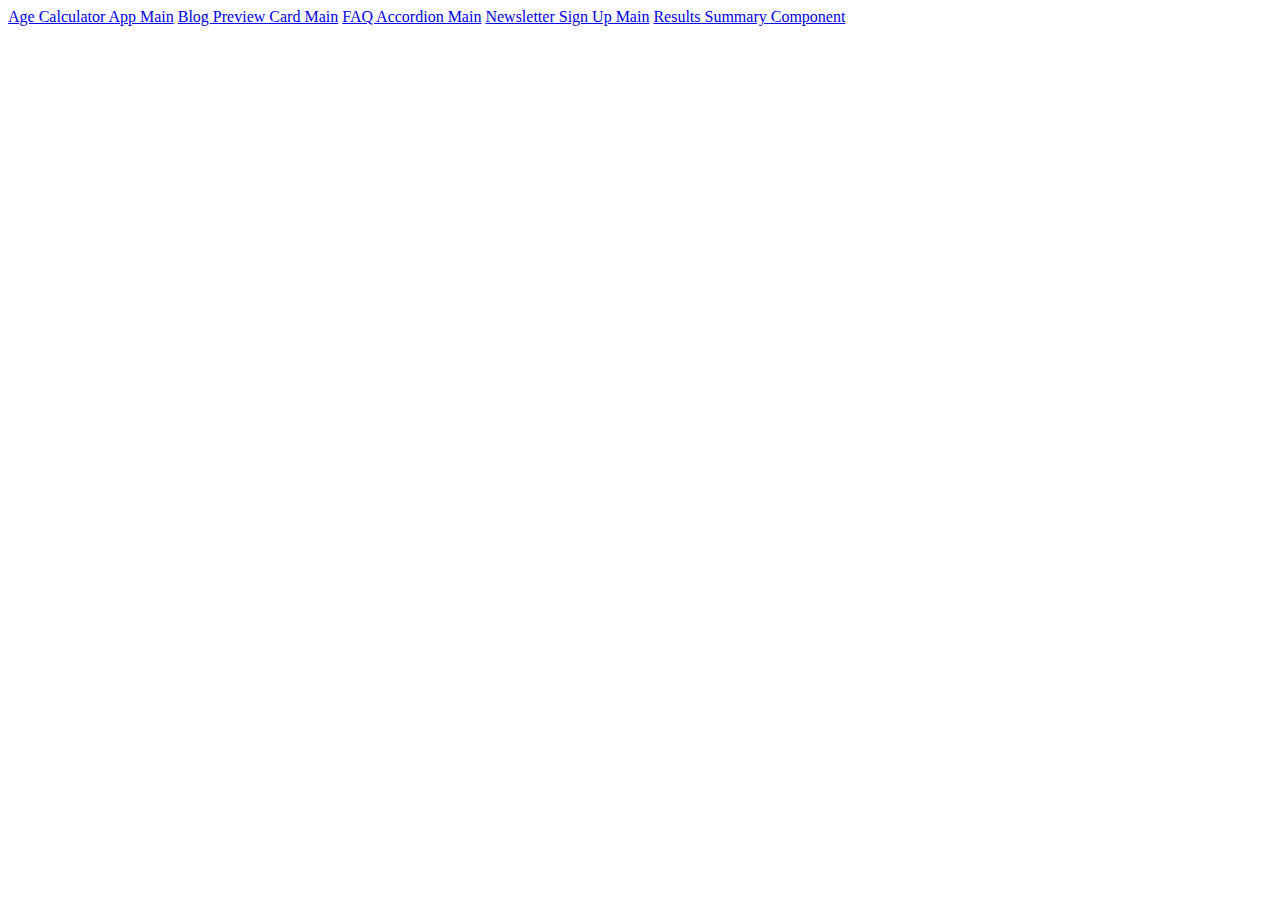
<file: index.html>
<!DOCTYPE html>
<html lang="en">
<head>
    <meta charset="UTF-8">
    <meta name="viewport" content="width=device-width, initial-scale=1.0">
    <title>Document</title>
</head>
<body>
    <a href="./age-calculator-app-main/">Age Calculator App Main</a>
    <a href="./blog-preview-card-main/">Blog Preview Card Main</a>
    <a href="./faq-accordion-main/">FAQ Accordion Main</a>
    <a href="./newsletter-sign-up-with-success-message-main/">Newsletter Sign Up Main</a>
    <a href="./results-summary-component-main/">Results Summary Component</a>
    
</body>
</html>
</file>
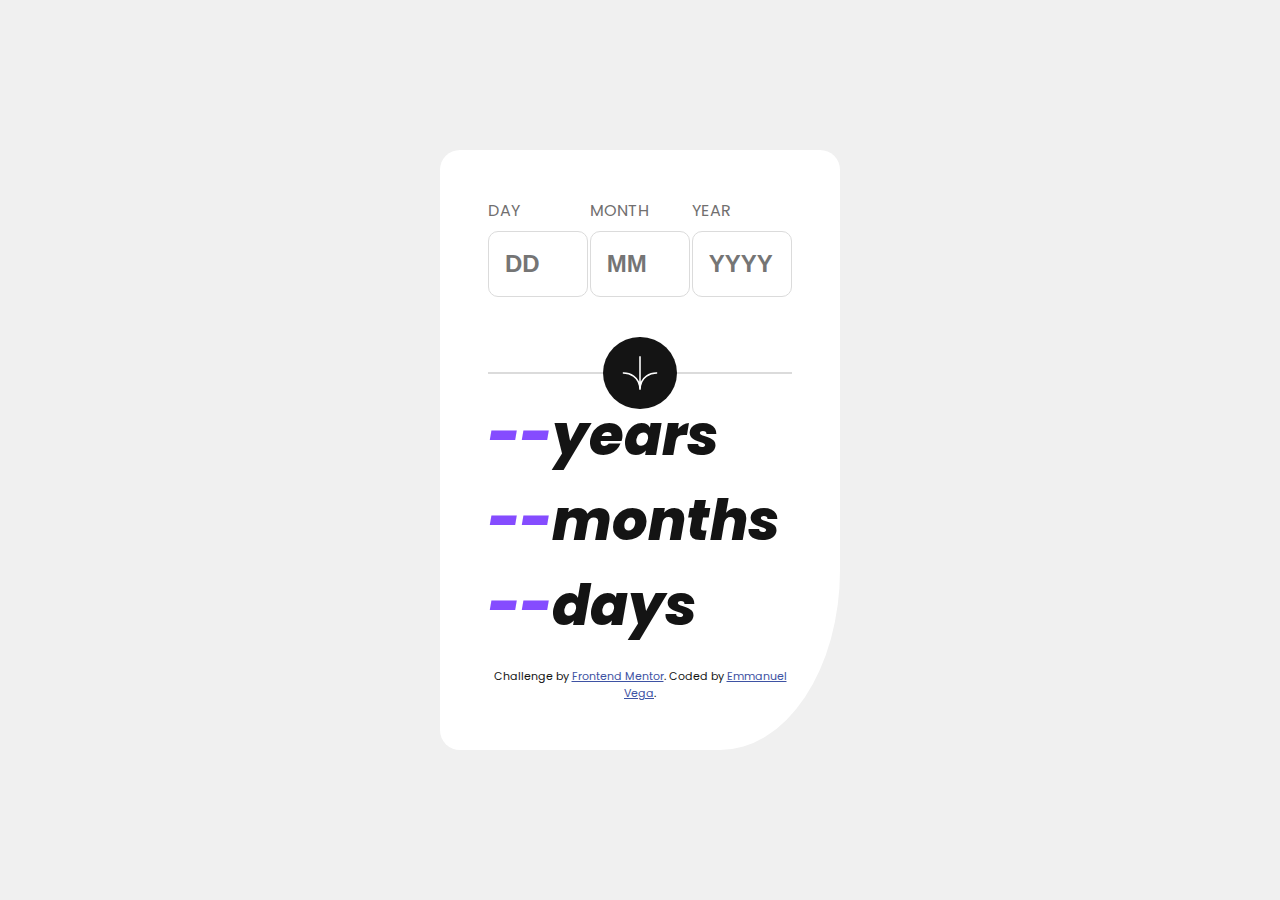
<file: age-calculator-app-main/index.html>
<!DOCTYPE html>
<html lang="en">

<head>
  <meta charset="UTF-8">
  <meta name="viewport" content="width=device-width, initial-scale=1.0">
  <!-- displays site properly based on user's device -->

  <link rel="icon" type="image/png" sizes="32x32" href="./assets/images/favicon-32x32.png">

  <title>Frontend Mentor | Age calculator app</title>

  <!-- Feel free to remove these styles or customise in your own stylesheet 👍 -->
  <style>
    .attribution {
      font-size: 11px;
      text-align: center;
    }

    .attribution a {
      color: hsl(228, 45%, 44%);
    }
  </style>
  <link rel="stylesheet" href="./styles.css">
</head>

<body>
  <main>
    <div class="upper">
      <div class="day">
        <label for="day" class="">DAY</label>
        <input id="day" type="text" name="day" placeholder="DD" class="date"></input>
        <p class="">This field is required</p>
      </div>
      <div class="month">
        <label for="month" class="">MONTH</label>
        <input id="month" type="text" name="month" placeholder="MM" class="date"></input>
        <p class="">This field is required</p>
      </div>
      <div class="year">
        <label for="year" class="">YEAR</label>
        <input id="year" type="text" name="year" placeholder="YYYY" class="date"></input>
        <p class="">This field is required</p>
      </div>
    </div>
    <div class="mid">
      <div class="bar"></div>
      <img id="process" src="./assets/images/icon-arrow.svg" alt="Calculate Age">
    </div>
    <div class="lower">
      <div>
        <span id="years" class="input">--</span>
        <p>years</p>
      </div>
      <div>
        <span id="months" class="input">--</span>
        <p>months</p>
      </div>
      <div>
        <span id="days" class="input">--</span>
        <p>days</p>
      </div>
    </div>
    <div class="attribution">
      Challenge by <a href="https://www.frontendmentor.io?ref=challenge" target="_blank">Frontend Mentor</a>.
      Coded by <a href="#">Emmanuel Vega</a>.
    </div>
  </main>

  
  <script src="./script.js"></script>
</body>

</html>
</file>
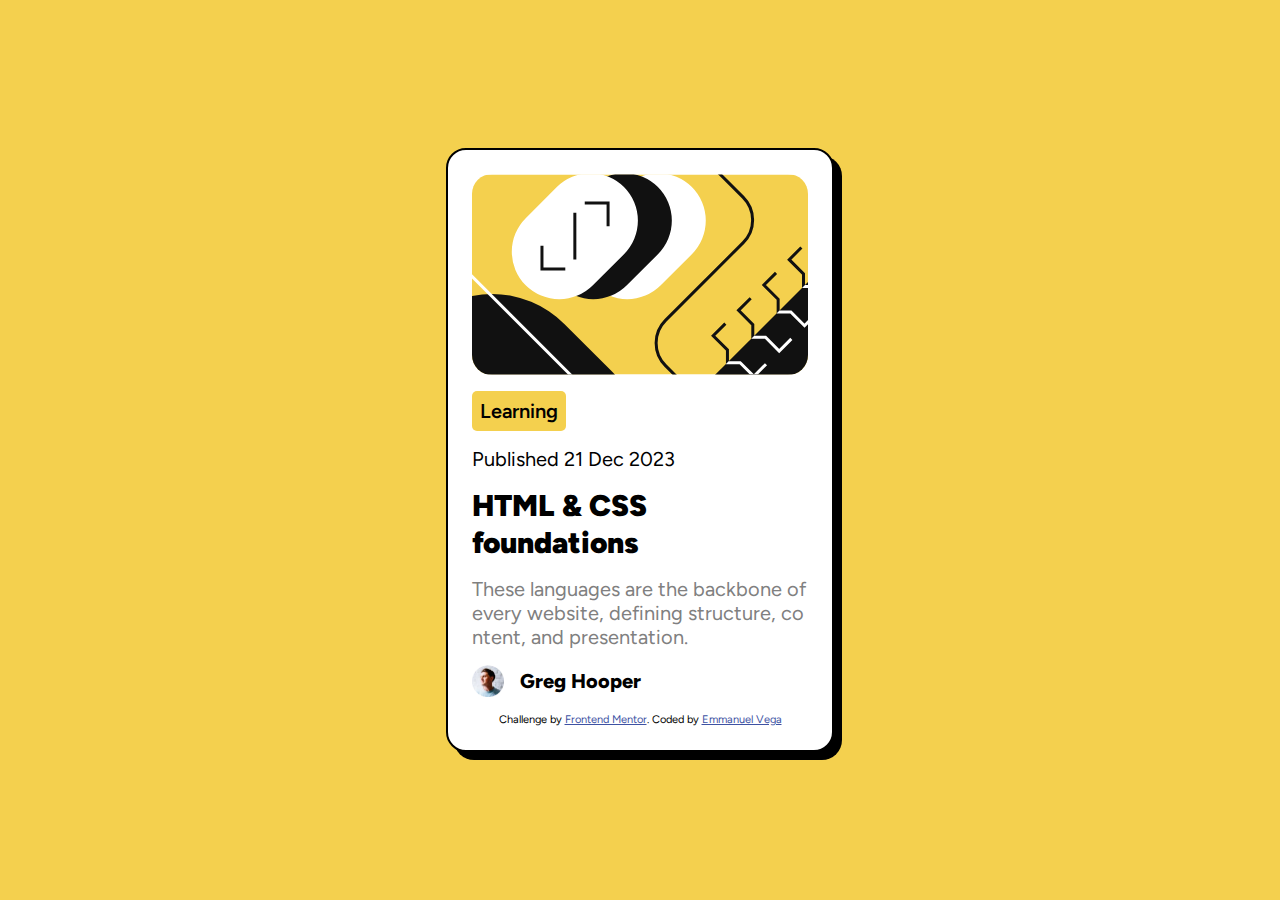
<file: blog-preview-card-main/index.html>
<!DOCTYPE html>
<html lang="en">
<head>
  <meta charset="UTF-8">
  <meta name="viewport" content="width=device-width, initial-scale=1.0"> <!-- displays site properly based on user's device -->

  <link rel="icon" type="image/png" sizes="32x32" href="./assets/images/favicon-32x32.png">
  
  <title>Frontend Mentor | Blog preview card</title>

  <!-- Feel free to remove these styles or customise in your own stylesheet 👍 -->
  <style>
    .attribution { font-size: 11px; text-align: center; }
    .attribution a { color: hsl(228, 45%, 44%); }
  </style>
  <link rel="stylesheet" href="./style.css">
</head>
<body>
  <main>
    <img src="./assets/images/illustration-article.svg" alt="" class="main-img">
    <div  class="mini-title">Learning</div>
    <span>Published 21 Dec 2023</span>
    <h2>HTML & CSS foundations</h2>
    <p>
      These languages are the backbone of every website, defining structure, content, and presentation.
    </p>
    <div class="avatar">
      <img src="./assets/images/image-avatar.webp" alt="">
      <p class="name">Greg Hooper</p>
    </div>
    <div class="attribution">
      Challenge by <a href="https://www.frontendmentor.io?ref=challenge" target="_blank">Frontend Mentor</a>. 
      Coded by <a href="#">Emmanuel Vega</a>
    </div>
  </main>  
</body>
</html>
</file>
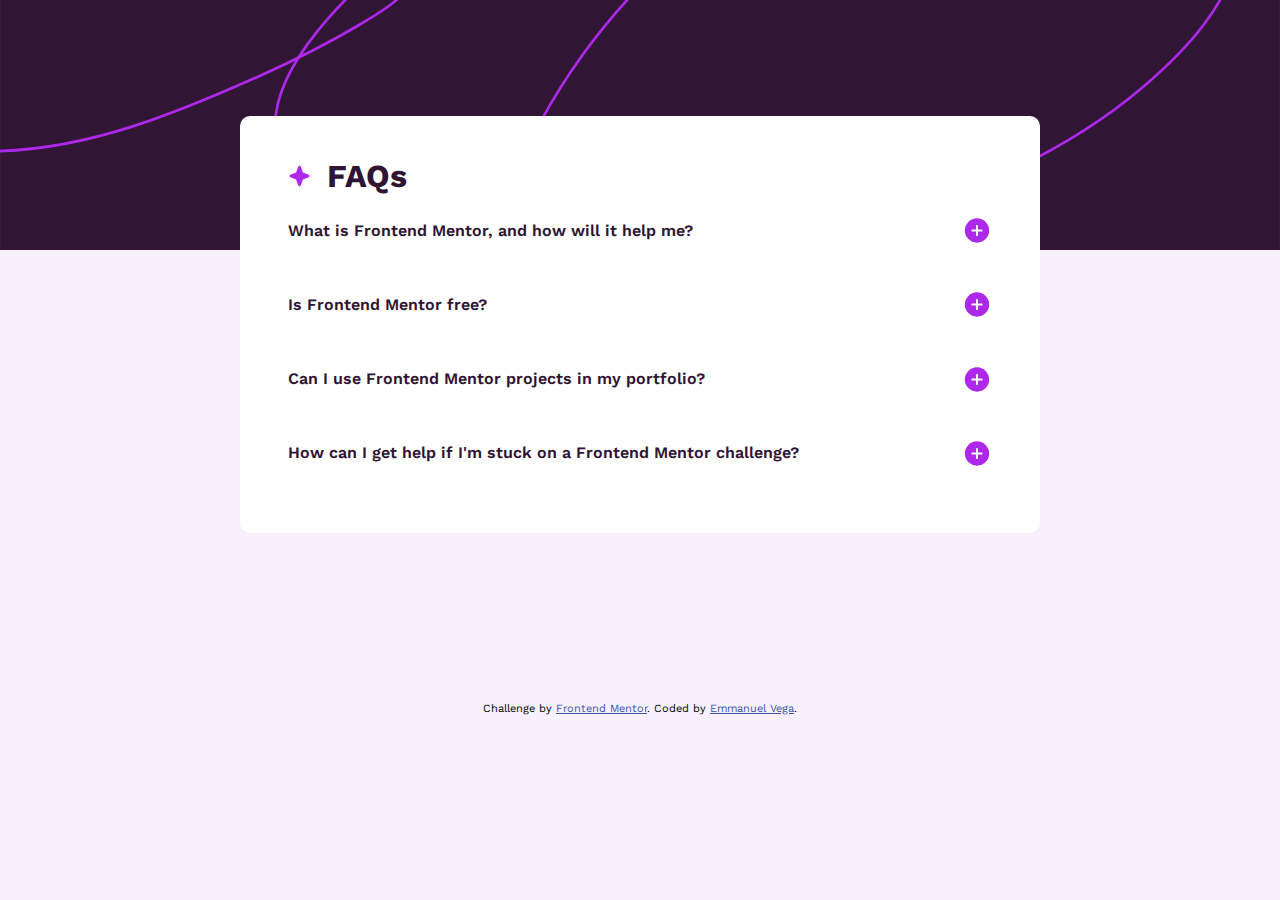
<file: faq-accordion-main/index.html>
<!DOCTYPE html>
<html lang="en">

<head>
  <meta charset="UTF-8">
  <meta name="viewport" content="width=device-width, initial-scale=1.0">
  <!-- displays site properly based on user's device -->

  <link rel="icon" type="image/png" sizes="32x32" href="./assets/images/favicon-32x32.png">

  <title>Frontend Mentor | FAQ accordion</title>

  <style>
    .attribution {
      font-size: 11px;
      text-align: center;
    }

    .attribution a {
      color: hsl(228, 45%, 44%);
    }
  </style>
  <link rel="stylesheet" href="./styles.css">
</head>

<body>
  <header>
  </header>
  <main>
    <div class="card">
      <div class="top">
        <img src="./assets/images/icon-star.svg" alt="">
        <h1>FAQs</h1>
      </div>
    </div>

    <div class="card">
      <div class="row selected">
        <button  aria-controls="content"  aria-expanded="false">What is Frontend Mentor, and how will it help me?</button>
        <img src="./assets/images/icon-plus.svg" alt="" class="">
      </div>
      <p class="answer">
        Frontend Mentor offers realistic coding challenges to help developers improve their
        frontend coding skills with projects in HTML, CSS, and JavaScript. It's suitable for
        all levels and ideal for portfolio building.
      </p>
    </div>

    <div class="card">
      <div class="row">
        <button aria-controls="content"  aria-expanded="false">Is Frontend Mentor free?</button>
        <img src="./assets/images/icon-plus.svg" alt="" class="">
      </div>
      <p class="">
        Yes, Frontend Mentor offers both free and premium coding challenges, with the free
        option providing access to a range of projects suitable for all skill levels.
      </p>
    </div>

    <div class="card">
      <div class="row">
        <button aria-controls="content"  aria-expanded="false">Can I use Frontend Mentor projects in my portfolio?</button>
        <img src="./assets/images/icon-plus.svg" alt="" class="">
      </div>
      <p class="">
        Yes, you can use projects completed on Frontend Mentor in your portfolio. It's an excellent
        way to showcase your skills to potential employers!
      </p>
    </div>

    <div class="card">
      <div class="row">
        <button aria-controls="content"  aria-expanded="false">How can I get help if I'm stuck on a Frontend Mentor challenge?</button>
        <img src="./assets/images/icon-plus.svg" alt="" class="">
      </div>
      <p class="">
        The best place to get help is inside Frontend Mentor's Discord community. There's a help
        channel where you can ask questions and seek support from other community members.
      </p>
    </div>
  </main>


  <div class="attribution">
    Challenge by <a href="https://www.frontendmentor.io?ref=challenge" target="_blank">Frontend Mentor</a>.
    Coded by <a href="#">Emmanuel Vega</a>.
  </div>
  <script src="./script.js"></script>
</body>

</html>
</file>
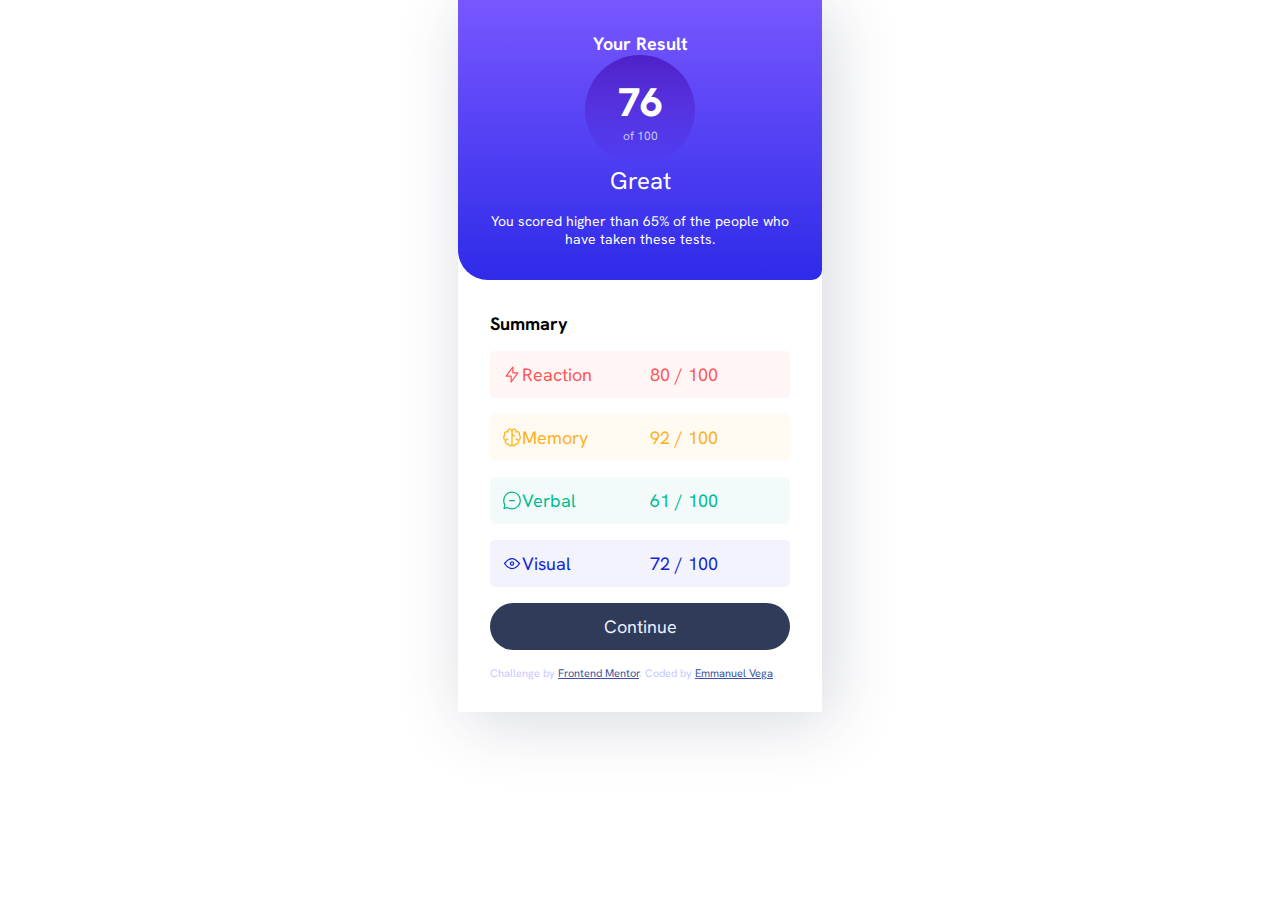
<file: results-summary-component-main/index.html>
<!DOCTYPE html>
<html lang="en">

<head>
  <meta charset="UTF-8">
  <meta name="viewport" content="width=device-width, initial-scale=1.0">
  <!-- displays site properly based on user's device -->

  <link rel="icon" type="image/png" sizes="32x32" href="./assets/images/favicon-32x32.png">

  <title>Frontend Mentor | Results summary component</title>

  <!-- Feel free to remove these styles or customise in your own stylesheet 👍 -->
  <style>
    .attribution {
      font-size: 11px;
      text-align: center;
    }

    .attribution a {
      color: hsl(228, 45%, 44%);
    }
  </style>
  <link rel="stylesheet" href="./styles.css">
</head>

<body>

  <main>
    <section class="top">
      <div class="results">
        <div class="header">Your Result</div>
        <div class="rank">
          <h1 class="percent">76</h1>
          <p class="total">of 100</p>
        </div>
        <div class="wrap">
          <div class="comment">Great</div>
          <div class="details">You scored higher than 65% of the people who have taken these tests.</div>
        </div>
      </div>
    </section>

    <section class="bottom">
      <div class="header">Summary</div>     

      <div class="continue">Continue</div>
      <div class="attribution">
        Challenge by <a href="https://www.frontendmentor.io?ref=challenge" target="_blank">Frontend Mentor</a>.
        Coded by <a href="#">Emmanuel Vega</a>.
      </div>
    </section>
  </main>
  <script src="./script.js"></script>
</body>

</html>
</file>
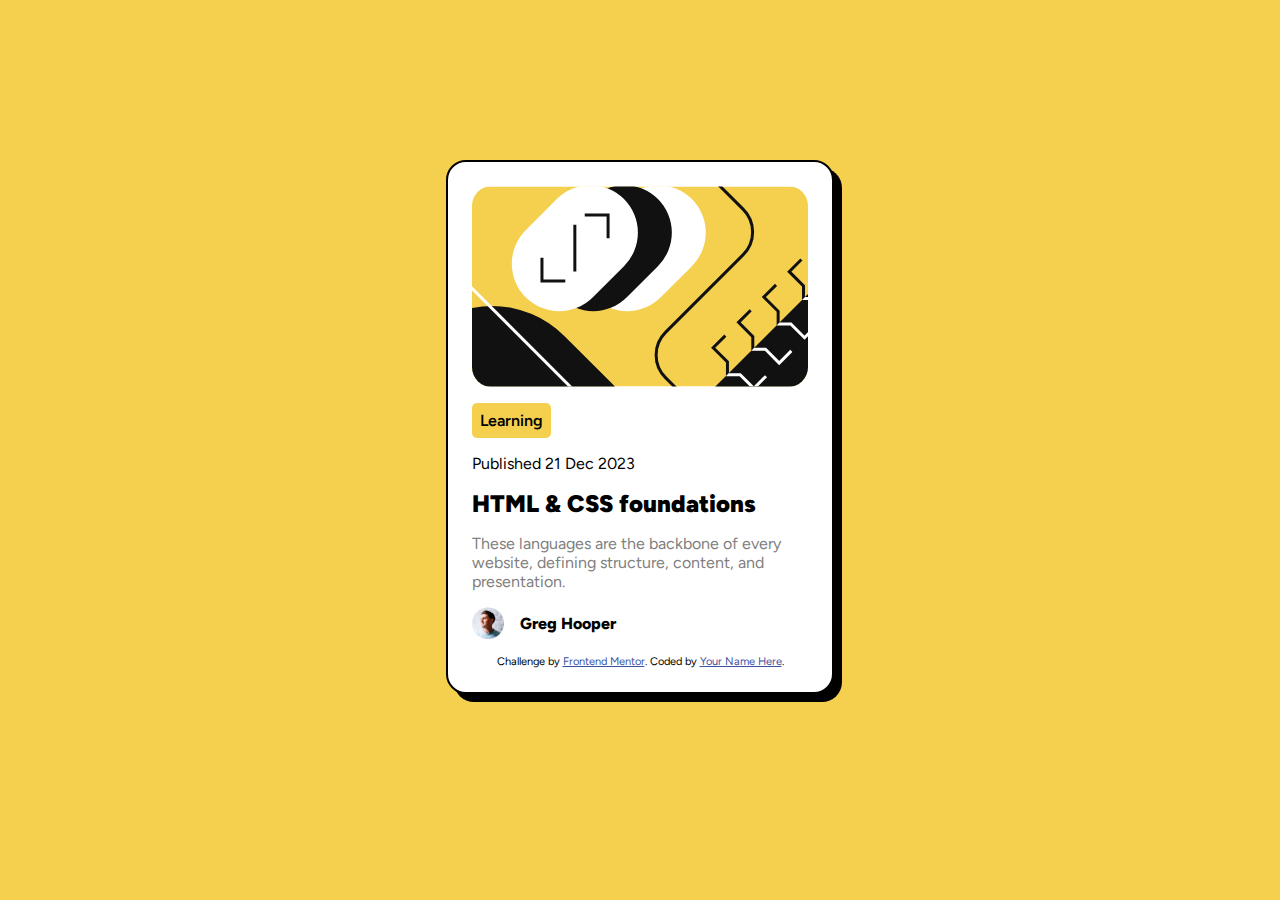
<file: blog-preview-card-main/blog-preview-card-main/index.html>
<!DOCTYPE html>
<html lang="en">
<head>
  <meta charset="UTF-8">
  <meta name="viewport" content="width=device-width, initial-scale=1.0"> <!-- displays site properly based on user's device -->

  <link rel="icon" type="image/png" sizes="32x32" href="./assets/images/favicon-32x32.png">
  
  <title>Frontend Mentor | Blog preview card</title>

  <!-- Feel free to remove these styles or customise in your own stylesheet 👍 -->
  <style>
    .attribution { font-size: 11px; text-align: center; }
    .attribution a { color: hsl(228, 45%, 44%); }
  </style>
  <link rel="stylesheet" href="./style.css">
</head>
<body>
  <main>
    <img src="./assets/images/illustration-article.svg" alt="" class="main-img">
    <div  class="mini-title">Learning</div>
    <span>Published 21 Dec 2023</span>
    <h2>HTML & CSS foundations</h2>
    <p>
      These languages are the backbone of every website, defining structure, content, and presentation.
    </p>
    <div class="avatar">
      <img src="./assets/images/image-avatar.webp" alt="">
      <p class="name">Greg Hooper</p>
    </div>
    <div class="attribution">
      Challenge by <a href="https://www.frontendmentor.io?ref=challenge" target="_blank">Frontend Mentor</a>. 
      Coded by <a href="#">Your Name Here</a>.
    </div>
  </main>  
</body>
</html>
</file>
<file: age-calculator-app-main/styles.css>
@import url('https://fonts.googleapis.com/css2?family=Poppins:ital,wght@0,700;1,400;1,800&display=swap');
*{
    margin: 0;
    padding: 0;
    box-sizing: border-box;
}
body {
  min-height: 100vh;
  display: flex;
  justify-content: center;
  align-items: center;
}
body{
  background-color: hsl(0, 0%, 94%);
  font-family: 'Poppins', sans-serif;
  color: hsl(0, 0%, 8%);

}
main{
    display: flex;
    flex-direction: column;
    justify-content: space-between;
    background-color: hsl(0, 0%, 100%);
    border-radius: 20px 20px 30% 20px;
    height: 600px;
    width: 400px;
    margin: 4.5rem .75rem;
    padding: 3rem 3rem;
}
.upper p:last-child{
  font-size: .8rem;
  opacity: 0;
  margin-bottom: 1.2rem;
}
.upper p.required {
  color: hsl(0, 100%, 67%);
  opacity: 1;

}    
.upper {
    display: flex;
    justify-content: space-around;
    gap: .1rem;
}
.day, .month, .year {
  display: flex;
  flex-direction: column;
  flex: 1;
  color: hsl(0, 1%, 44%);
}

.day input, .month input, .year input{
  color: hsl(0, 0%, 8%);
  border: 1px solid hsl(0, 0%, 86%);
  border-radius: 10px;
  width: 100px;
  height: 50px;
  margin-top: .5rem;
  padding: 2rem;
  padding-left: 1rem;
  padding-right: 0;
  font-weight: 700;
  font-size: 1.5rem;
}
.day input:focus, .month input:focus, .year input:focus{
  border: hsl(259, 100%, 65%);  
}
.mid {
    position: relative;
    display: flex;
    justify-content: center;
    align-items: center;
    height: max-content;
    width: 100%;
  }
  
  .mid .bar {
    height: 2px;
    width: 100%;
    background-color: hsl(0, 0%, 86%);
  }
  
  .mid img {
    position: absolute;
    background-color: hsl(0, 0%, 8%);
    height: 72px;
    padding: 1.2rem;
    border-radius: 50%;
  }
  .mid img:hover{
    cursor: pointer;
  }
  .mid img.valid {
    background-color: hsl(259, 100%, 65%);
  }
  .lower{
    display: flex;
    flex-direction: column;
    justify-content: space-between;
  }
  .lower span{
    color: hsl(259, 100%, 65%);
    font-weight: 800;
    font-style: italic;
  }
  .lower div{
    display: flex;
    font-size: 3.5rem;
    font-weight: 800;
    font-style: italic;
  }
  @media screen and (min-width: 1440px) {
    main {
      margin: 4.5rem 30rem;
      width: 700px;;
    }
    .day input, .month input, .year input{
      font-size: 1.75rem;
    }
    .lower p, .lower span{
      font-size: 5rem;
    }
    .mid img{
      right: 0;
    }
  }
</file>
<file: blog-preview-card-main/style.css>
@import url('https://fonts.googleapis.com/css2?family=Figtree:ital,wght@0,400;0,800;1,400&display=swap');
* {
  margin: 0;
  padding: 0;
  box-sizing: border-box;
}
body {
  display: flex;
  flex-direction: column;
  justify-content: center;
  align-items: center;
  min-height: 100vh;
  background-color: hsl(47, 88%, 63%);
  font-family: 'Figtree', sans-serif;
}
main {
  background-color: #fff;
  padding: 1.5rem;
  border: 2px solid black;
  border-radius: 20px;
  display: flex;
  flex-direction: column;
  gap: 1rem;
  box-shadow: 0.5rem 0.5rem 0 black;
}
main div.mini-title {
  display: flex;
  width: fit-content;
  padding: 0.5rem;
  border-radius: 5px;
  background-color: hsl(47, 88%, 63%);
  font-weight: 600;
}
main h2 {
  font-weight: 900;
  letter-spacing: 0px;
  width: fit-content;
}
main h2:hover{
  color: hsl(47, 88%, 63%);
}

main img.main-img {
  /* max-width: 450px; */
  border-radius: 20px;
  background-size: cover;
}
main p {
  display:inline;
  color: hsl(0, 0%, 50%);
  font-weight: 400;
  max-width: 400px;
  word-break: break-all;
}
main span {
  width: fit-content;
  font-weight: 400;
}
.avatar {
  display: flex;
  justify-content: flex-start;
  align-items: center;
  width: fit-content;
  gap: 1rem;
}
.avatar p {
  font-weight: 800;
  color: #000;
}
.avatar img {
  height: 32px;
  width: 32px;
}
@media screen and (min-width: 250px) and (max-width: 460px) {
  main {
    margin: 5rem;
  }
  main img.main-img {
    min-width: 200px;
    max-width: 250px;
  }
}

@media screen and (min-width: 1200px) {
  body{
    font-size:20px
  }
    main {
        margin: 2rem 40rem;
    }
    main img.main-img {
        min-width: 250px;
        max-width: 450px;
      }
}
</file>
<file: faq-accordion-main/styles.css>
@import url('https://fonts.googleapis.com/css2?family=Work+Sans:wght@400;600;700&display=swap');
* {
  padding: 0;
  margin: 0;
  box-sizing: border-box;
  line-height: 1.25rem;
  font-family: 'Work Sans', sans-serif;
}
header {
  background-image: url('./assets/images/background-pattern-mobile.svg');
  background-size: cover;
  width: 100%;
  height: 250px;
}
body {
  background-color: hsl(275, 100%, 97%);
  position: relative;
  font-size: 16px;
}
main {
  display: flex;
  flex-direction: column;
  gap: 1.5rem;
  border-radius: 10px;
  background-color: hsl(0, 0%, 100%);
  margin: 1.5rem;
  padding: 1.5rem;
  position: relative;
  top: -100px;
}
.card {
  display: flex;
  flex-direction: column;
  gap: 1rem;
  color: hsl(292, 16%, 49%);
  font-weight: 400;
}

.card p {
  display: block;
  height: 0;
  overflow: hidden;
  animation: slideUp 350ms linear forwards;
}
.card.active p {
  display: block;
  animation: slideDown 350ms linear forwards;
}

.row button {
  background-color: transparent;
  border: none;
  font-size: 1rem;
  color: hsl(292, 42%, 14%);
  font-weight: 600;
}
.card .top {
  display: flex;
  justify-content: flex-start;
  align-items: center;
  gap: 1rem;
  color: hsl(292, 42%, 14%);
}
.top img {
  height: 1.5rem;
}
.card .row {
  display: flex;
  align-items: center;
  justify-content: space-between;
  gap: 1rem;
  font-weight: 700;
}

/* Animaitons  */
@keyframes slideDown {
  0% {
    height: 0;
  }
  100% {
    height: 9rem;
  }
}
@keyframes slideUp {
  0% {
    height: 9rem;
  }
  100% {
    height: 0px;
  }
}
@media screen and (min-width: 750px) and (max-width: 1439px) {
  header {
    background-image: url('./assets/images/background-pattern-desktop.svg');
    background-size: cover;
    width: 100%;
    height: 250px;
  }
  main {
    margin: 1rem 15rem;
    top: -150px;
    gap: 1.7rem;
    padding: 3rem;
  }
}
@media screen and (min-width: 1440px) {
  header {
    background-image: url('./assets/images/background-pattern-desktop.svg');
    background-size: cover;
    width: 100%;
    height: 250px;
  }
  main {
    margin: 2rem 30rem;
    top: -150px;
    gap: 1.7rem;
    padding: 3rem;
  }
}
</file>
<file: results-summary-component-main/styles.css>
@import url('https://fonts.googleapis.com/css2?family=Hanken+Grotesk:wght@500;700;800&display=swap');
* {
  margin: 0;
  padding: 0;
  box-sizing: border-box;
}
body {
  /* min-height: 100vh; */
  display: flex;
  justify-content: center;
  font-family: 'Hanken Grotesk', sans-serif;
  font-size: 18px;
  color: hsl(241, 100%, 89%);
  /* font-weight: 500; */
}
main {
  display: flex;
  flex-direction: column;
  width: fit-content;
  box-shadow: .5rem .5rem 4rem rgba(48, 59, 90, .2);
}
section {
  display: flex;
  flex-direction: column;
}

.header {
  font-weight: 700;
}
.top {
  background: linear-gradient(hsl(252, 100%, 67%), hsl(241, 81%, 54%));
  border-radius: 0 0 10px 30px;
}
.results {
  display: flex;
  flex-direction: column;
  justify-content: space-around;
  align-items: center;
  align-content: center;
  height: 100%;
  padding: 2rem;
  color: #fff;
}
.top .rank {
  display: flex;
  flex-direction: column;
  justify-content: center;
  align-items: center;
  background: linear-gradient();
  height: 110px;
  width: 110px;
  background: linear-gradient(hsla(256, 72%, 46%, 1), hsla(241, 72%, 46%, 0));
  border-radius: 50%;
}
.percent {
  font-weight: 800;
  font-size: 2.5rem;
}
.total {
  font-size: 12px;
  color: hsl(241, 100%, 89%);
}
.wrap {
    display: flex;
    flex-direction: column;
    justify-content: space-between;
    align-items: center;
    gap: 1rem;
}
.comment {
    font-size: 1.5rem;
}
.details {
  font-size: 14px;
  text-align: center;
  max-width: 300px;
}
.bottom {
  display: flex;
  flex-direction: column;
  justify-content: space-between;
  align-items: flex-start;
  padding: 2rem;
  background-color: hsl(0, 0%, 100%);
  gap: 1rem;
}
.category {
  display: flex;
  justify-content: space-between;
  width: 100%;
  border-radius: 5px;
  padding: 0.75rem;
}
.reaction {
  background-color: #fff6f5;
  color: hsl(0, 100%, 67%);
}
.memory {
  background-color: #fffbf2;
  color: hsl(39, 100%, 56%);
}
.verbal {
  background-color: #f2fbfa;
  color: hsl(166, 100%, 37%);
}
.visual {
  background-color: #f3f3fd;
  color: hsl(234, 85%, 45%);
}
.title {
  display: flex;
  flex: 1;
}
.continue {
  display: flex;
  justify-content: center;
  background-color: #303b5a;
  color: hsl(221, 100%, 96%);
  border-radius: 30px;
  padding: 0.75rem;
  width: 100%;
}
.continue:hover{
  background: linear-gradient(hsl(252, 100%, 67%), hsl(241, 81%, 54%));
  cursor: pointer;
}
.continue:active{
  transform: scale(.98)
}
.bottom .header {
    color: #000;
}
.bottom .rank {
  display: flex;
  flex: 1;
}
@media screen and (min-width: 1440px) {
    body {
        min-height: 100vh;
        
        justify-content: center;
        align-items: center;
        align-content: center;
    }
  main {
    flex-direction: row;
    border-radius: 30px 0 30px 30px;
  }
  .top {
    border-radius: 30px;

  }
  .top .rank {
    height: 150px;
    width: 150px;
  }
  .percent {
    font-size: 3rem;
  }
  .details {
    max-width: 200px;
  }
}
</file>
<file: blog-preview-card-main/blog-preview-card-main/style.css>
@import url('https://fonts.googleapis.com/css2?family=Figtree:ital,wght@0,400;0,800;1,400&display=swap');
* {
  margin: 0;
  padding: 0;
  box-sizing: border-box;
}

body {
  display: flex;
  flex-direction: column;
  justify-content: space-between;
  align-items: center;
  background-color: hsl(47, 88%, 63%);
  font-family: 'Figtree', sans-serif;
}
main {
  background-color: #fff;
  padding: 1.5rem;
  border: 2px solid black;
  border-radius: 20px;
  display: flex;
  flex-direction: column;
  gap: 1rem;
  box-shadow: 0.5rem 0.5rem 0 black;
}
main div.mini-title {
  display: flex;
  width: fit-content;
  padding: 0.5rem;
  border-radius: 5px;
  background-color: hsl(47, 88%, 63%);
  font-weight: 600;
}
main h2 {
  font-weight: 900;
  letter-spacing: 0px;
}

main img.main-img {
  /* max-width: 450px; */
  border-radius: 20px;
  background-size: cover;
}
main p {
  color: hsl(0, 0%, 50%);
  font-weight: 400;
}
main span {
  font-weight: 400;
}
.avatar {
  display: flex;
  justify-content: flex-start;
  align-items: center;
  gap: 1rem;
}
.avatar p {
  font-weight: 800;
  color: #000;
}
.avatar img {
  height: 32px;
  width: 32px;
}
@media screen and (min-width: 250px) and (max-width: 460px) {
  main {
    margin: 5rem;
  }
  main img.main-img {
    min-width: 200px;
    max-width: 250px;
  }
}
@media screen and (min-width: 460px) and (max-width: 800px) {
  main {
    margin: 5rem;
  }
  main img.main-img {
    min-width: 250px;
    max-width: 450px;
  }
}
@media screen and (min-width: 660px) and (max-width: 1200px) {
    main {
        margin: 8rem 20rem;
        padding: 2.5rem;
    }
    main img.main-img {
        min-width: 300px;
        max-width: 500px;
      }
}
@media screen and (min-width: 1200px) and (max-width:1700px) {
    main {
        margin: 10rem 40rem;
    }
    main img.main-img {
        min-width: 250px;
        max-width: 450px;
      }
}
@media screen and (min-width: 1700px) {
    html {
        font-size: 32px;
    }
    main {
        margin: 8rem 60rem;
    }
    main img.main-img {
        min-width: 250px;
        max-width: 450px;
      }
}
</file>
